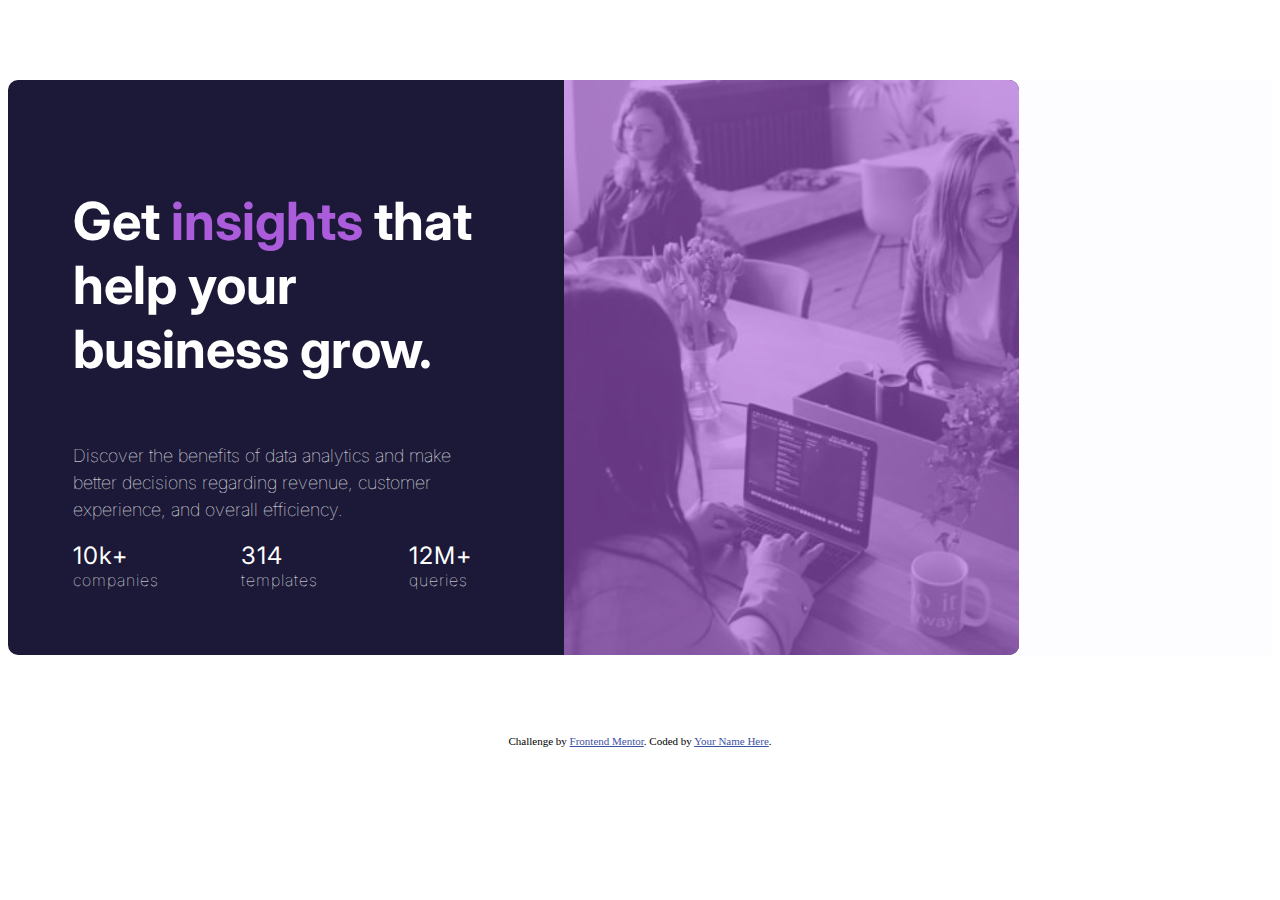
<file: index.html>
<!DOCTYPE html>
<html lang="en">

<head>
    <meta charset="UTF-8">
    <meta name="viewport" content="width=device-width, initial-scale=1.0">
    <!-- displays site properly based on user's device -->

    <link rel="icon" type="image/png" sizes="32x32" href="./images/favicon-32x32.png">
    <link rel="stylesheet" href="main.css">
    <title>Frontend Mentor | Stats preview card component</title>

    <!-- Feel free to remove these styles or customise in your own stylesheet 👍 -->
    <style>
        .attribution {
            font-size: 11px;
            text-align: center;
        }
        
        .attribution a {
            color: hsl(228, 45%, 44%);
        }
    </style>
</head>

<body>
    <div class="container">
        <div class="card">

            <div class="info">
                <div class="title">
                    <h2> Get
                        <div class="highlith">
                            insights
                        </div>
                        that help your business grow.
                    </h2>
                </div>
                <div class="content">
                    <p> Discover the benefits of data analytics and make better decisions regarding revenue, customer experience, and overall efficiency.</p>
                </div>
                <div class="boxes">
                    <div class="box box1">
                        <span>
                            <strong>
                                10k+
                            </strong>
                        </span>
                        <span>
                            companies
                        </span>
                    </div>
                    <div class="box box2">
                        <span>
                            <strong>
                                314
                            </strong>
                        </span>
                        <span>
                            templates
                        </span>
                    </div>
                    <div class="box box3">
                        <span>
                            <strong>
                                12M+
                            </strong>
                        </span>
                        <span>
                            queries
                        </span>
                    </div>
                </div>
            </div>
            <div class="image">
                <img src="images/image-header-desktop.jpg" alt="" srcset="">
            </div>
        </div>
    </div>






    <div class="attribution">
        Challenge by <a href="https://www.frontendmentor.io?ref=challenge" target="_blank">Frontend Mentor</a>. Coded by
        <a href="#">Your Name Here</a>.
    </div>
</body>

</html>
</file>
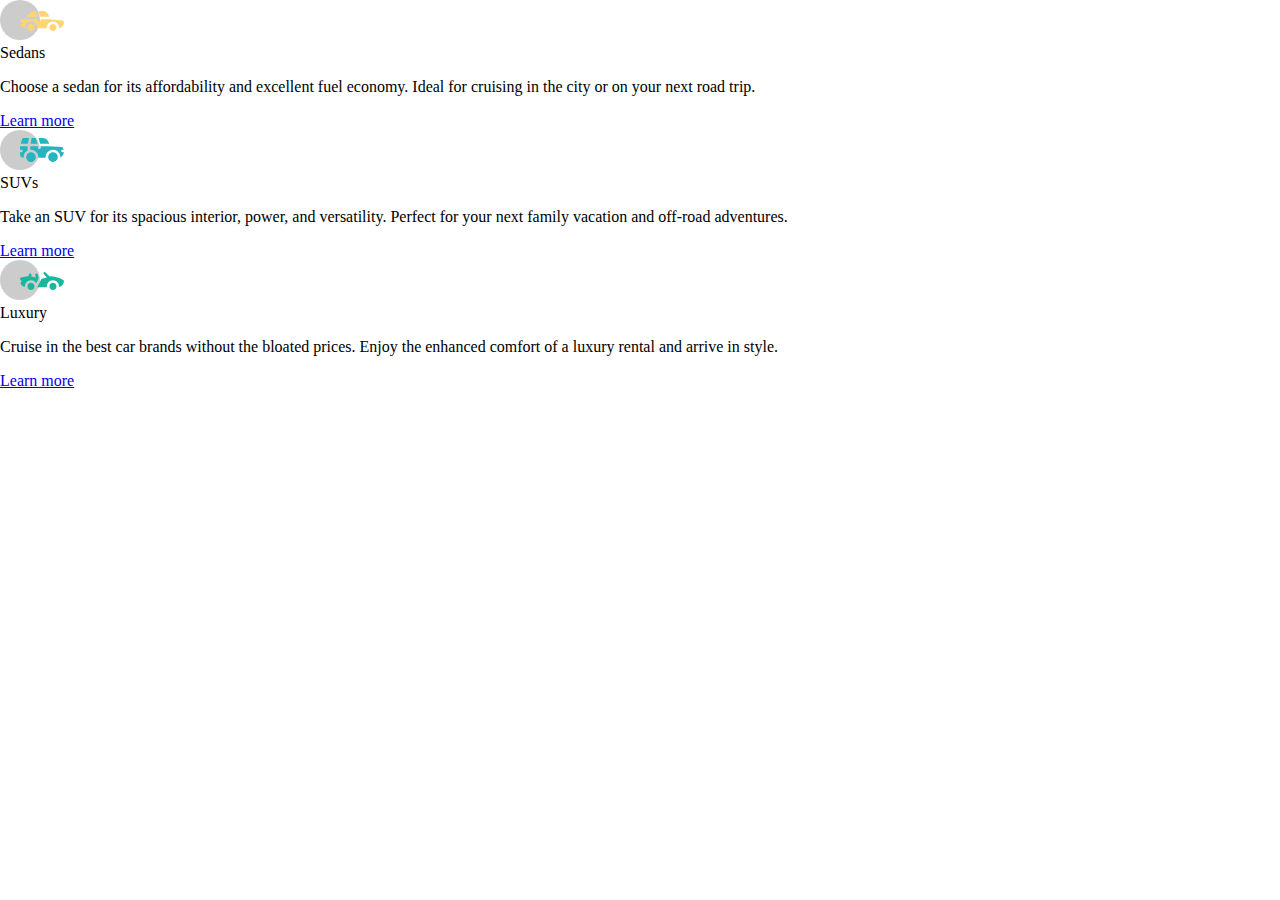
<file: 3-column-preview-card-component-main/index.html>
<!DOCTYPE html>
<html lang="en">
  <head>
    <meta charset="UTF-8" />
    <meta name="viewport" content="width=device-width, initial-scale=1.0" />
    <!-- displays site properly based on user's device -->

    <link
      rel="icon"
      type="image/png"
      sizes="32x32"
      href="./images/favicon-32x32.png"
    />
    <link rel="stylesheet" href="main.css" />

    <title>Frontend Mentor | 3-column preview card component</title>

    <!-- Feel free to remove these styles or customise in your own stylesheet 👍 -->
    <style>
      .attribution {
        font-size: 11px;
        text-align: center;
      }
      .attribution a {
        color: hsl(228, 45%, 44%);
      }
    </style>
  </head>
  <body>
    <main>
      <div class="cards">
        <div class="card">
          <div class="card-logo">
            <img src="./images/icon-sedans.svg" alt="sedans" />
          </div>
          <div class="card-title">Sedans</div>
          <div class="card-content">
            <p>
              Choose a sedan for its affordability and excellent fuel economy.
              Ideal for cruising in the city or on your next road trip.
            </p>
            <a href="#" class="button">Learn more</a>
          </div>
        </div>
        <div class="card">
          <div class="card-logo">
            <img src="./images/icon-suvs.svg" alt="suvs" />
          </div>
          <div class="card-title">SUVs</div>
          <div class="card-content">
            <p>
              Take an SUV for its spacious interior, power, and versatility.
              Perfect for your next family vacation and off-road adventures.
            </p>
            <a href="#" class="button">Learn more</a>
          </div>
        </div>
        <div class="card">
          <div class="card-logo">
            <img src="./images/icon-luxury.svg" alt="luxury" />
          </div>
          <div class="card-title">Luxury</div>
          <div class="card-content">
            <p>
              Cruise in the best car brands without the bloated prices. Enjoy
              the enhanced comfort of a luxury rental and arrive in style.
            </p>
            <a href="#" class="button">Learn more</a>
          </div>
        </div>
      </div>
    </main>
  </body>
</html>
</file>
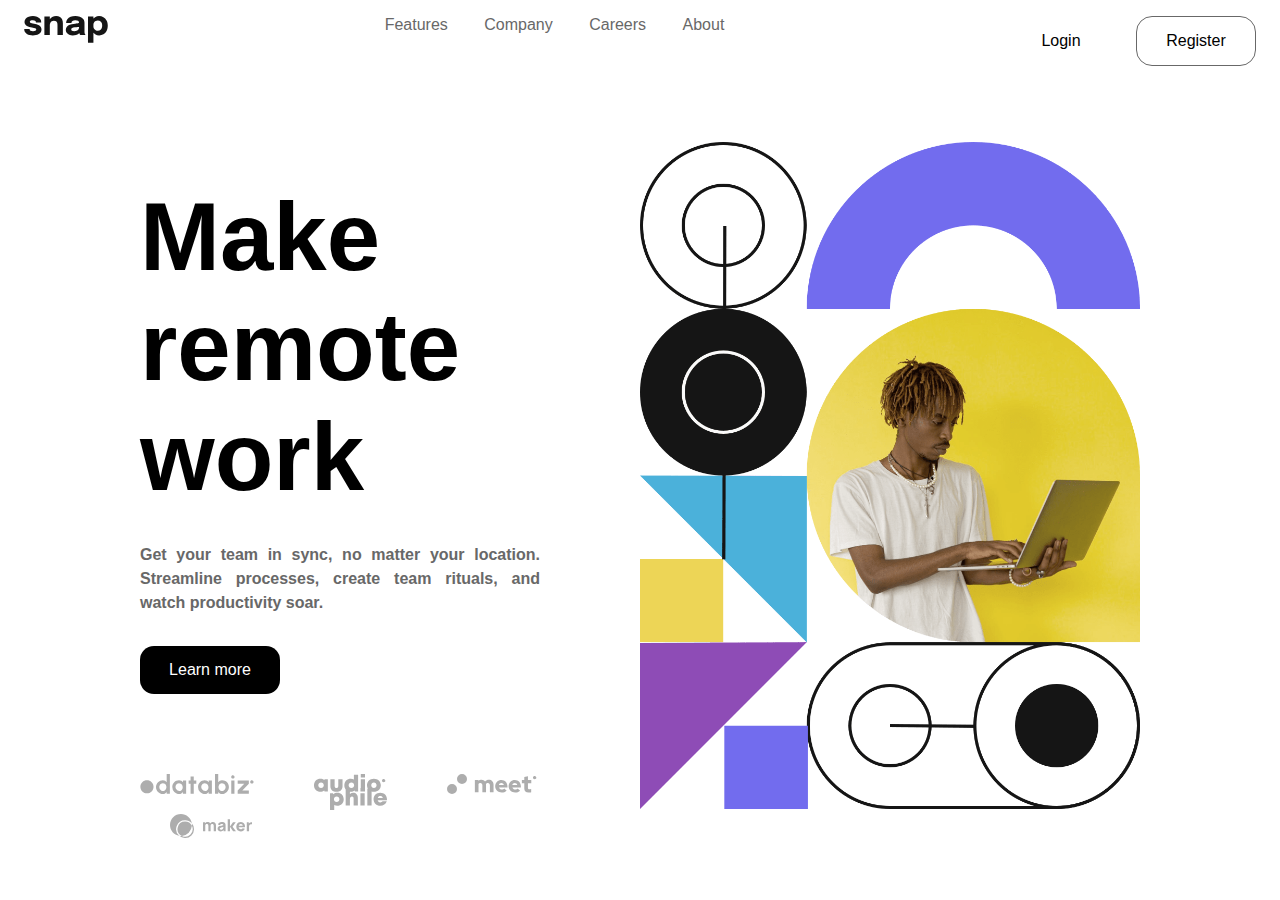
<file: intro-section-with-dropdown-navigation-figma/index.html>
<!DOCTYPE html>
<html lang="en">
<head>
  <meta charset="UTF-8">
  <meta name="viewport" content="width=device-width, initial-scale=1.0"> <!-- displays site properly based on user's device -->

  <link rel="icon" type="image/png" sizes="32x32" href="./images/favicon-32x32.png">
  
  <title>Frontend Mentor | Intro section with dropdown navigation</title>
  <link rel="stylesheet" href="./css/styles.css">
</head>
<body>
  <header>
    <div class="brand">
      <a href="#">
        <img src="./images/logo.svg" alt="Snap logo">
      </a>
    </div>
    <div class="menu">
      <nav>
        <ul>
          <li class="option submenu">
            <span>Features</span>
            <ul class="submenu features">
              <li>
                <div>
                  <img src="./images/icon-todo.svg" alt="Todo icon" class="icon">
                  <span>Todo List</span>
                </div>
              </li>
              <li>
                <div>
                  <img src="./images/icon-calendar.svg" alt="Calendar icon" class="icon">
                  <span>Calendar</span>
              </li>
              <li>
                <div>
                  <img src="./images/icon-reminders.svg" alt="Reminders icon" class="icon">
                  <span>Chat</span>
              </li>
              <li>
                <div>
                  <img src="./images/icon-planning.svg" alt="Planning icon" class="icon">
                  <span>Planning</span>
              </li>
            </ul>
          </li>
          <li class="option submenu">
            <span>Company</span>
            <ul class="submenu company">
              <li>
                <span>History</span>
              </li>
              <li>
                <span>Our Team</span>
              </li>
              <li>
                <span>Blog</span>
              </li>
            </ul>
          </li>
          <li class="option">
            <span>
              Careers
            </span>
          </li>
          <li class="option">
            <span>
              About
            </span>
          </li>
        </ul>
      </nav>
    </div>
    <div class="user">
      <div class="btn login">
        <a href="#">Login</a>
      </div>
      <div class="btn register">
        <a href="#">Register</a>
      </div>
    </div>
  </header>
  <main>
    <div class="container">
      <section class="review">
        <div class="hero-title">
          <h1>Make <br>remote work</h1>
        </div>
        <div class="description">
          <p>
            Get your team in sync, no matter your location. Streamline processes, 
            create team rituals, and watch productivity soar.
          </p>
        </div>
        <div class="btn more">
          <a href="#">Learn more</a>
        </div>
        <div class="partner-list">
          <div class="partner-item">
            <img src="./images/client-databiz.svg" alt="Databiz">
          </div>
          <div class="partner-item">
            <img src="./images/client-audiophile.svg" alt="Audiophile">
          </div>
          <div class="partner-item">
            <img src="./images/client-meet.svg" alt="Meet"> 
          </div>
          <div class="partner-item">
            <img src="./images/client-maker.svg" alt="Maker">
          </div>
        </div>
      </section>
      <section>
          <div class="hero-image">
            <img src="./images/image-hero-desktop.png" alt="" width="100%">
          </div>
      </section>
    </div>
  </main>
  <script>
    let optionSub = document.querySelectorAll('.option.submenu');
    Array.from(optionSub).forEach(function(option) {
      option.addEventListener('click', function(e) {
        e.stopPropagation();
        let submenu = option.querySelector('.submenu');
        submenu.classList.toggle('active');
      });
    });
  </script>
</body>
</html>
</file>
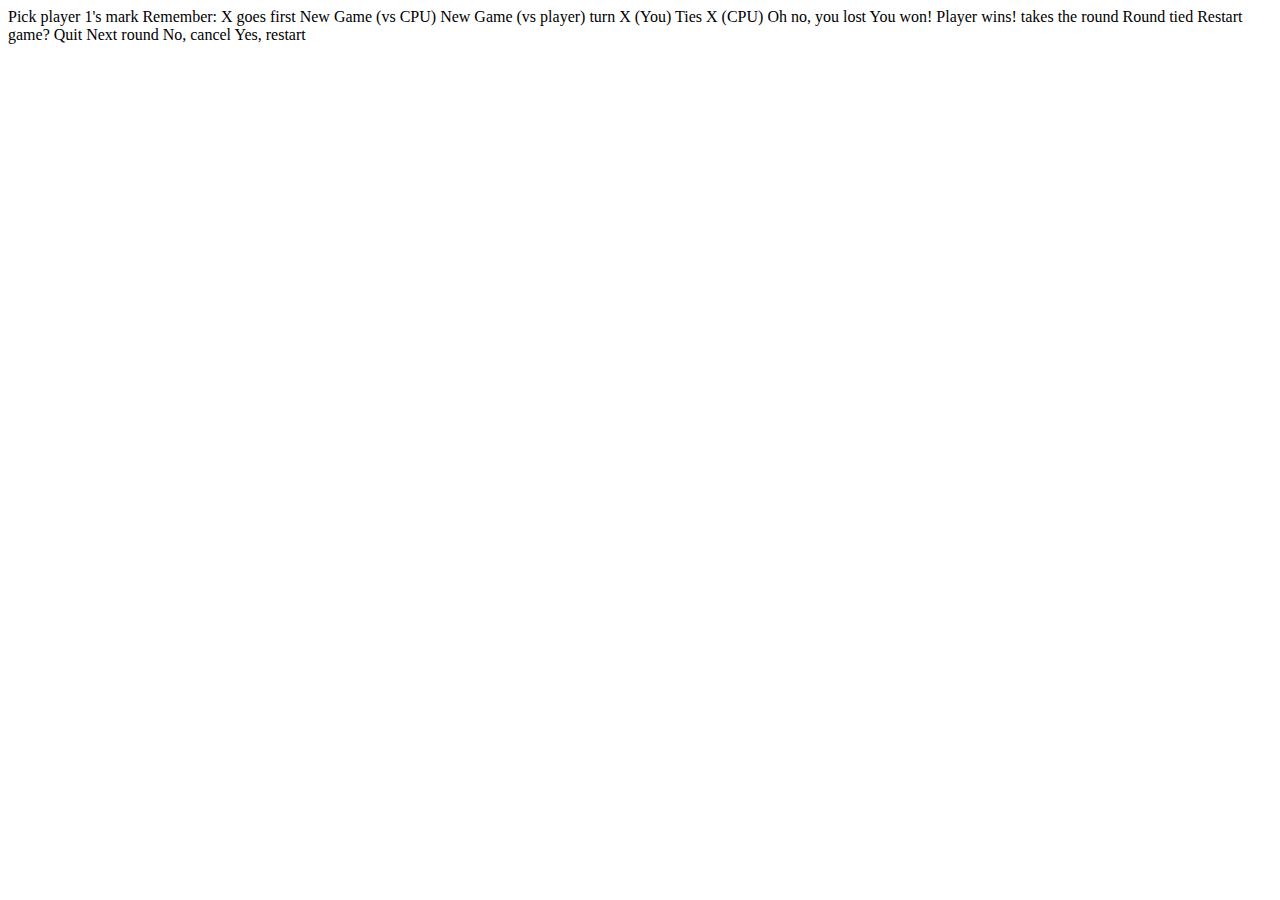
<file: tic-tac-toe/index.html>
<!DOCTYPE html>
<html lang="en">
<head>
  <meta charset="UTF-8">
  <meta name="viewport" content="width=device-width, initial-scale=1.0">

  <link rel="icon" type="image/png" sizes="32x32" href="./assets/favicon-32x32.png">
  
  <title>Frontend Mentor | Tic Tac Toe</title>
</head>
<body>

  <!-- New game menu start -->

  Pick player 1's mark
  Remember: X goes first

  New Game (vs CPU)
  New Game (vs player)

  <!-- New game menu end -->

  <!-- Game board start -->

  <!-- x/o icon --> turn

  X (You) <!-- Your score -->
  Ties <!-- Ties score -->
  X (CPU) <!-- CPU score -->

  Oh no, you lost
  You won!
  Player <!-- 1/2 --> wins!

  <!-- x/o icon --> takes the round
  Round tied
  Restart game?

  Quit
  Next round
  No, cancel
  Yes, restart

  <!-- Game board end -->

</body>
</html>
</file>
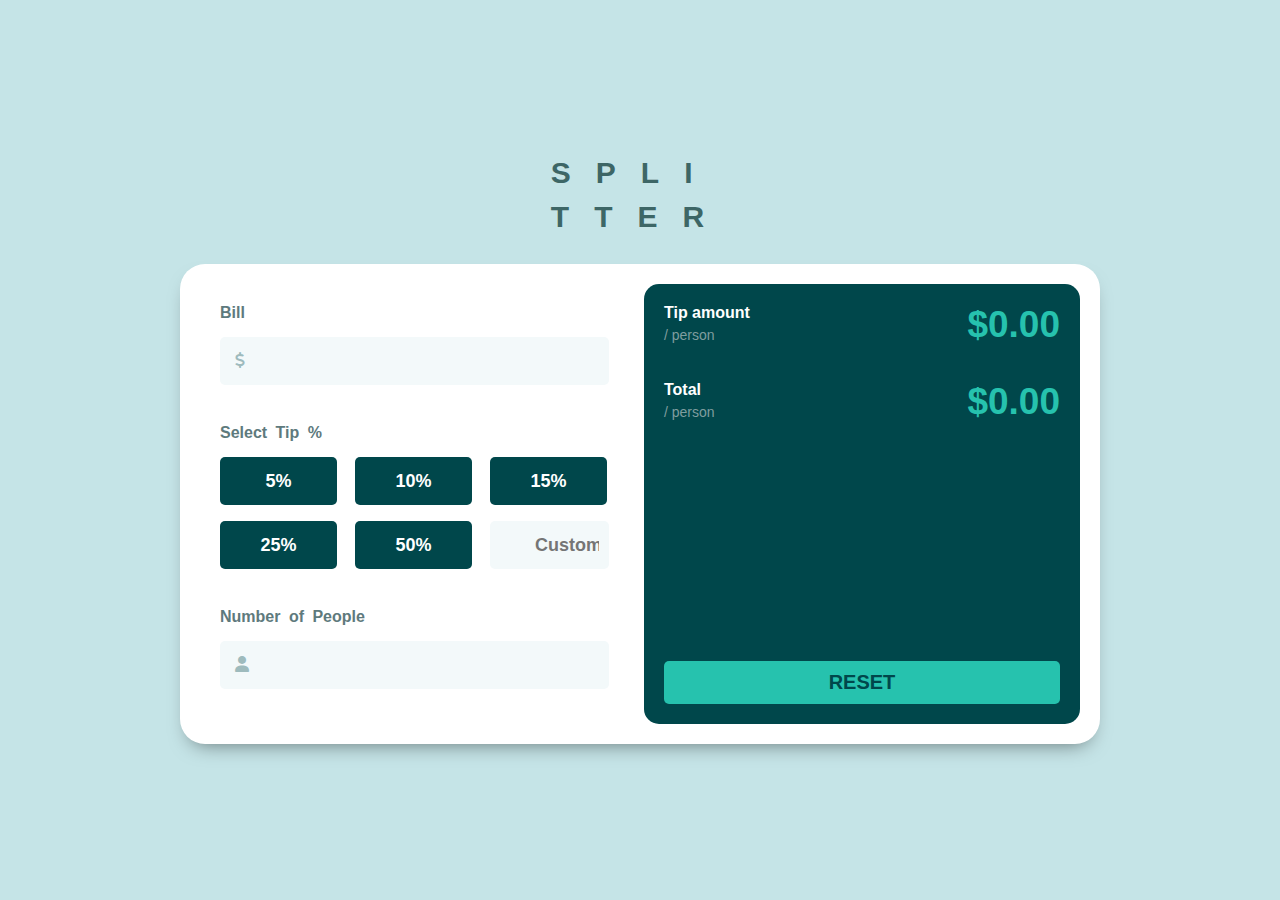
<file: tip-calculator-app-main/index.html>
<!DOCTYPE html>
<html lang="en">

<head>
    <meta charset="UTF-8">
    <meta name="viewport" content="width=device-width, initial-scale=1.0">
    <!-- displays site properly based on user's device -->

    <link rel="icon" type="image/png" sizes="32x32" href="./images/favicon-32x32.png">

    <title>Frontend Mentor | Tip calculator app</title>
    <link rel="stylesheet" href="main.css">
    <link rel="stylesheet" href="https://cdnjs.cloudflare.com/ajax/libs/font-awesome/6.0.0/css/all.min.css">
    <!-- Feel free to remove these styles or customise in your own stylesheet 👍 -->
</head>

<body>
    <main>
        <div class="heading"><span>SPLI</span><span>TTER</span></div>
        <div class="box container">
            <div class="area interaction">
                <div class="control">
                    <div class="labels">
                        <label for="">Bill</label>
                        <!-- <span>Can't be zero</span> -->
                    </div>
                    <div class="input-container">
                        <i class="fa-solid fa-dollar-sign"></i>
                        <input type="text" name="bill" id="bill" class="bill input">
                    </div>
                </div>
                <div class="control select">
                    <div class="labels">
                        <label for="">Select Tip %</label>
                    </div>
                    <div class="buttons">
                        <button type="button" value="5">5%</button>
                        <button type="button" value="10">10%</button>
                        <button type="button" value="15">15%</button>
                        <button type="button" value="25">25%</button>
                        <button type="button" value="50">50%</button>
                        <input type="text" name="" id="discount" placeholder="Custom" class="discount input">
                    </div>
                </div>
                <div class="control">
                    <div class="labels">
                        <label for="">Number of People</label>
                        <!-- <span>Can't be zero</span> -->
                    </div>
                    <div class="input-container">
                        <i class="fa-solid fa-user"></i>
                        <input type="text" name="people" id="people" class="people input">
                    </div>
                </div>
            </div>
            <div class="area result">
                <div class="grow">
                    <div class="amount">
                        <div class="title">
                            <span><strong>Tip amount</strong></span>
                            <span class="txt-light">/ person</span>
                        </div>
                        <div class="money" id="amount">
                            <span>$0.00</span>
                        </div>
                    </div>
                    <div class="total">
                        <div class="title">
                            <span><strong>Total</strong></span>
                            <span class="txt-light">/ person</span>
                        </div>
                        <div class="money" id="total">
                            <span>$0.00</span>
                        </div>
                    </div>
                </div>
                <div class="reset">
                    <button type="button" class="btn" id="reset">Reset</button>
                </div>
            </div>
        </div>
    </main>
    <script src="main.js"></script>
</body>

</html>
</file>
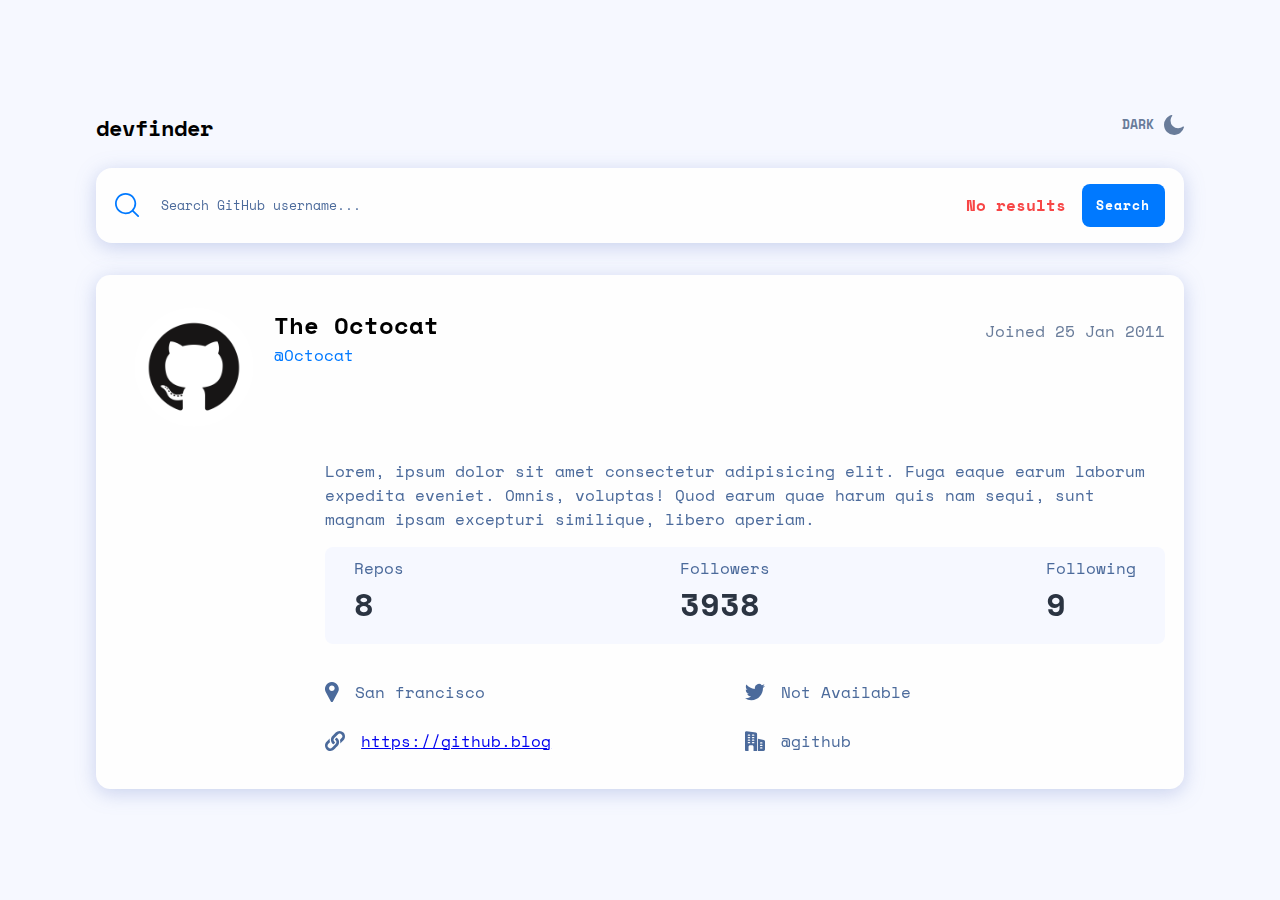
<file: github-user-search-app/starter-code/index.html>
<!DOCTYPE html>
<html lang="en" id="html">
  <head>
    <meta charset="UTF-8" />
    <meta name="viewport" content="width=device-width, initial-scale=1.0" />

    <link
      rel="icon"
      type="image/png"
      sizes="32x32"
      href="./assets/favicon-32x32.png"
    />
    <link rel="stylesheet" href="./css/main.css" />
    <link
      rel="stylesheet"
      href="https://cdnjs.cloudflare.com/ajax/libs/font-awesome/6.1.1/css/all.min.css"
    />
    <title>Frontend Mentor | GitHub user search app</title>
  </head>
  <body class="" id="body">
    <main class="" id="main">
      <div class="container" id="container">
        <div class="design" id="design">
          <div class="design__brand">devfinder</div>
          <div class="design__mode" id="mode">
            <span class="mode__text">Dark</span>
            <div class="icon-mode">
              <img src="./assets/icon-moon.svg" />
            </div>
          </div>
        </div>
        <div class="search" id="search">
          <img class="search__icon" src="./assets/icon-search.svg" />
          <input
            id="search__input"
            class="search__input"
            type="text"
            placeholder="Search GitHub username..."
          />
          <div class="search__notfound" id="search__notfound">
            <span>No results</span>
          </div>
          <button class="search__button" type="button" id="search__button">
            Search
          </button>
        </div>
        <div class="profile" id="profile">
          <div class="header">
            <div class="photo">
              <div class="photo__container photo__circle">
                <img src="./assets/GitHub-Mark.png" id="profile__img" />
              </div>
            </div>
            <div class="header__user">
              <div class="user">
                <h1 id="name">The Octocat</h1>
                <h3 class="username" id="username">@octocat</h3>
              </div>
              <span class="header__joined" id="joined">Joined 25 Jan 2011</span>
            </div>
          </div>
          <div class="details">
            <p class="details__bio" id="biography">
              Lorem, ipsum dolor sit amet consectetur adipisicing elit. Fuga
              eaque earum laborum expedita eveniet. Omnis, voluptas! Quod earum
              quae harum quis nam sequi, sunt magnam ipsam excepturi similique,
              libero aperiam.
            </p>
            <div class="details__column">
              <div class="column">
                <span>Repos</span>
                <span id="repository">8</span>
              </div>
              <div class="column">
                <span>Followers</span>
                <span id="followers">3938</span>
              </div>
              <div class="column">
                <span>Following</span>
                <span id="following">9</span>
              </div>
            </div>
            <div class="details__business">
              <div class="business location">
                <div class="icon">
                  <img src="./assets/icon-location.svg" alt="" />
                </div>
                <span id="location">San francisco</span>
              </div>
              <div class="business twitter">
                <div class="icon">
                  <img src="./assets/icon-twitter.svg" alt="" />
                </div>
                <span id="twitter">Not Available</span>
              </div>
              <div class="business blog">
                <div class="icon">
                  <img src="./assets/icon-website.svg" alt="" />
                </div>
                <span
                  ><a href="https://github.blog" id="website"
                    >https://github.blog</a
                  ></span
                >
              </div>
              <div class="business company">
                <div class="icon">
                  <img src="./assets/icon-company.svg" />
                </div>
                <span id="company">@github</span>
              </div>
            </div>
          </div>
        </div>
      </div>
    </main>
    <script src="./js/main.js" type="text/javascript"></script>
  </body>
</html>
</file>
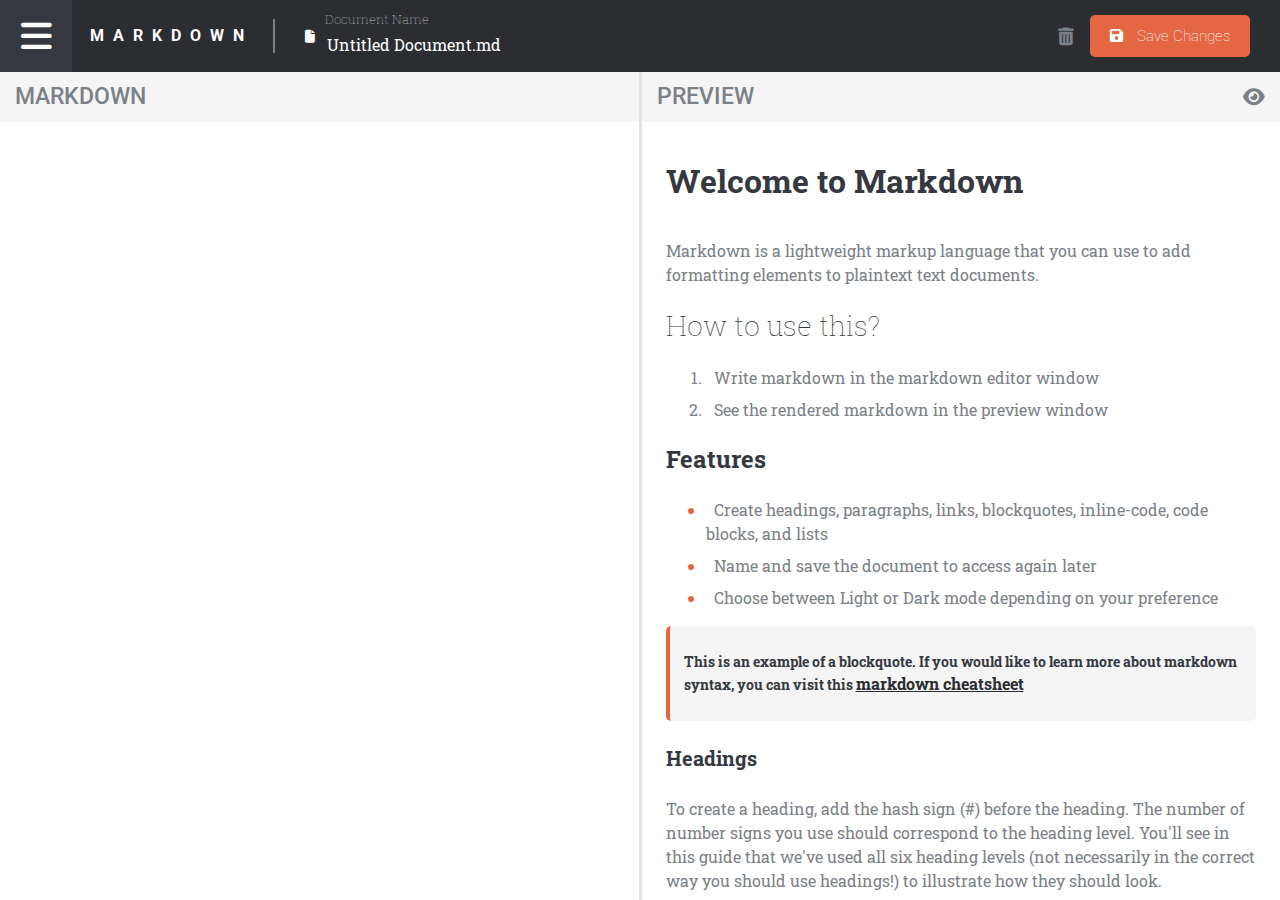
<file: in-browser-markdown-editor/src/index.html>
<!DOCTYPE html>
<html lang="en">
  <head>
    <meta charset="UTF-8" />
    <meta name="viewport" content="width=device-width, initial-scale=1.0" />

    <link
      rel="icon"
      type="image/png"
      sizes="32x32"
      href="./assets/favicon-32x32.png"
    />
    <link
      rel="stylesheet"
      href="https://cdnjs.cloudflare.com/ajax/libs/font-awesome/6.1.1/css/all.min.css"
    />
    <link rel="stylesheet" href="./css/normalize.css" />
    <link rel="stylesheet" href="./css/main.css" />
    <title>Frontend Mentor | In-browser markdown editor</title>
  </head>
  <body>
    <!-- Sidebar start -->
    <div id="layout" class="sidenav-close">
      <aside class="sidenav sidenav-close" id="sidenav">
        <div class="sidenav--title">
          <p>My Documents</p>
        </div>
        <div class="sidenav--body">
          <div class="new--document">
            <button type="button" class="button button-new--doc">
              <i class="fa-solid fa-plus"></i>
              <span>New Document</span>
            </button>
          </div>
          <div class="list--documents">
            <div class="documents--file">
              <div class="document--icon">
                <i class="fa-solid fa-file"></i>
              </div>
              <div class="document-content">
                <div class="date--update">10 April 2022</div>
                <div class="documnent--link">welcome.md</div>
              </div>
            </div>
            <div class="documents--file">
              <div class="document--icon">
                <i class="fa-solid fa-file"></i>
              </div>
              <div class="document-content">
                <div class="date--update">10 April 2022</div>
                <div class="documnent--link">welcome.md</div>
              </div>
            </div>
            <div class="documents--file">
              <div class="document--icon">
                <i class="fa-solid fa-file"></i>
              </div>
              <div class="document-content">
                <div class="date--update">10 April 2022</div>
                <div class="documnent--link">welcome.md</div>
              </div>
            </div>
          </div>
        </div>
        <div class="sidenav--footer">
          <div class="mode">
            <div class="light-mode">
              <i class="fa-solid fa-moon"></i>
            </div>
            <label class="switch">
              <input type="checkbox" checked />
              <span class="slider round"></span>
            </label>
            <div class="dark-mode">
              <i class="fa-solid fa-sun"></i>
            </div>
          </div>
        </div>
      </aside>
      <!-- Sidebar end -->

      <!-- Header start -->
      <header class="header">
        <nav class="navbar navbar-light fixed-top">
          <div class="edit-doc">
            <a href="#" class="menu--hamburger close" id="menu">
              <i class="fa-solid fa-bars"></i>
            </a>
            <div class="title">MARKDOWN</div>
            <div class="document--name">
              <span><i class="fa-solid fa-file"></i></span>
              <div>
                <span>Document Name</span>
                <div>
                  <input type="text" name="name-doc" id="name-doc" value="Untitled Document.md">
                </div>
              </div>
            </div>
          </div>
          <div class="edit-area">
            <div class="delete--file" id="delete-file">
              <i class="fa-solid fa-trash-can"></i>
            </div>
            <div class="btn-save-changes">
              <button type="button" class="button">
                <i class="fa-solid fa-floppy-disk"></i>
                <span> Save Changes </span>
              </button>
            </div>
            <div class="modal modal-delete-file" id="modal-delete-file">
              <div class="modal-content">
                <div class="modal-body">
                  <h2 class="modal-title">Delete this document?</h2>
                  <p class="paragraph">Are you sure you want to delete the ‘welcome.md’ document and its contents?<br>This action cannot be reversed.</p>
                  <button class="button">Confirm & Delete</button> 
                </div>
              </div>
            </div>
          </div>
        </nav>
      </header>

      <!-- Header end -->

      <!-- Main start -->
      <main class="main">
        <section class="section--editor" id="editor">
          <header class="header--title editor-header">
            <h5 class="editor--title">Markdown</h5>
            <div class="hide-editor editor-open" id="btn-editor">
              <i class="fa-solid fa-eye"></i>
            </div>
          </header>
          <div class="document">
            <textarea name="" id="" cols="30"> </textarea>
          </div>
        </section>
        <section class="section--editor" id="preview--editor">
          <header class="header--title preview">
            <h5 class="editor--title">Preview</h5>
            <div class="hide-editor preview-open" id="btn-preview">
              <i class="fa-solid fa-eye"></i>
            </div>
          </header>
          <div class="document doc--preview" id="preview">
            <h1 class="pre h1">Welcome to Markdown</h1>
            <br />
            <p class="pre paragraph">
              Markdown is a lightweight markup language that you can use to add
              formatting elements to plaintext text documents.
            </p>
            <h2 class="pre h2"">How to use this?</h2>
            <ol class="pre list-number">
              <li>
                <span>
                  Write markdown in the markdown editor window
                </span>
              </li>
              <li>
                <span>
                  See the rendered markdown in the preview window
                </span>
              </li>
            </ol>
            <h3 class="pre h3">Features</h3>
            <ul class="pre list-point">
              <li>
                <span>
                  Create headings, paragraphs, links, blockquotes, inline-code,
                  code blocks, and lists
                </span>
              </li>
              <li>
                <span>
                  Name and save the document to access again later
                </span>
              </li>
              <li>
                <span>
                  Choose between Light or Dark mode depending on your preference
                </span>
              </li>
            </ul>
            <blockquote class="pre blockquote">
              This is an example of a blockquote. If you would like to learn
              more about markdown syntax, you can visit this <a class="pre link" href="#">
                markdown cheatsheet
              </a>
            </blockquote>
            <h4 class="pre h4">Headings</h4>
            <p class="pre paragraph">
              To create a heading, add the hash sign (#) before the heading. The
              number of number signs you use should correspond to the heading
              level. You'll see in this guide that we've used all six heading
              levels (not necessarily in the correct way you should use
              headings!) to illustrate how they should look.
            </p>
            <h5 class="pre h5">Lists</h5>
            <h6 class="pre h6">Code Blocks</h6>
            <p class="pre paragraph">This markdown editor allows for inline-code snippets, like this: <code class="code-simple">&lt;p&gt;I&apos;m inline&lt;/p&gt;</code>It also allows for larger code blocks like this:</p>
            <figure>
              <pre class="pre code-block" aria-label="Code">
                <code>
  &lt;main&gt;
    &lt;h1&gt;This is a larger code block&lt;/h1&gt;
  &lt;/main&gt;
                </code>
              </pre>
            </figure>
          </div>
        </section>
      </main>
    </div>
    <!-- Main end -->
    <script src="js/main.js"></script>
  </body>
</html>
</file>
<file: main.css>
@import url('https://fonts.googleapis.com/css2?family=Inter:wght@100;500&display=swap');
    .container {
        box-sizing: border-box;
        margin: 5em auto;
        background-color: #fdfdff;
        color: #fff;
    }
    
    img {
        display: block;
        opacity: 0.4;
    }
    
    .highlith {
        color: #AB5CDB;
        display: inline;
    }
    
    .container .card {
        display: flex;
        background-color: #1B1937;
        border-radius: 10px;
        box-sizing: border-box;
        width: 80%;
    }
    
    .card .info {
        width: 55%;
    }
    
    .container div .image {
        flex: 1;
        background: linear-gradient(50deg, #AB5CDB, #AB5CDB);
        border-radius: 0 10px 10px 0;
    }
    
    div .image img {
        height: 100%;
        width: 100%;
        border-radius: 0 10px 10px 0;
        object-fit: cover;
        object-position: center;
    }
    
    .info {
        font-family: Inter, Arial, Helvetica, sans-serif;
        box-sizing: border-box;
        display: flex;
        flex-direction: column;
        padding: 65px;
    }
    
    .info .title {
        font-size: 35px;
    }
    
    .info .content p {
        font-weight: lighter;
        line-height: 1.5;
        font-size: 18px;
    }
    
    .info .boxes {
        display: flex;
        justify-content: space-between;
        flex-wrap: wrap;
    }
    
    .box {
        width: 90px;
    }
    
    .box span {
        display: block;
        font-family: Inter, Arial, Helvetica, sans-serif;
        letter-spacing: 1px;
        font-weight: lighter;
    }
    
    .box span strong {
        font-size: 1.5em;
    }
    /* Mobile Styles */
    
    @media only screen and (max-width: 720px) {
        .container .card {
            flex-direction: column-reverse;
        }
        .card .info {
            width: 100%;
        }
        .container div .image,
        div .image img {
            border-radius: 10px 10px 0 0;
        }
        .title h2 {
            font-size: .9em;
            text-align: center;
        }
        .content {
            text-align: center;
        }
        .info .boxes {
            flex-direction: column;
            justify-content: center;
            align-items: center;
            align-content: center;
            text-align: left;
        }
        .box {
            margin-bottom: 30px;
        }
        .box:last-child {
            margin-bottom: 0;
        }
        .box1,
        .box2,
        .box3 {
            flex: 1;
        }
        .info {
            padding: 20px;
        }
    }
</file>
<file: 3-column-preview-card-component-main/main.css>
@import url('https://fonts.googleapis.com/css2?family=Big+Shoulders+Display:wght@400;500;600;700&family=Lexend:wght@100;200;300;400;500;600;700;800;900&display=swap');

body, html{
    box-sizing: border-box;
    padding:0;
    margin:0;
}
</file>
<file: intro-section-with-dropdown-navigation-figma/css/styles.css>
html,
body {
  margin: 0;
  padding: 0;
  box-sizing: border-box;
  font-family: Arial, Helvetica, sans-serif;
  background-color: white;
}
header {
  display: flex;
  justify-content: space-between;
  position: relative;
  padding: 1em 1.5em;
  background-color: transparent;
}
ul {
  list-style: none;
  padding: 0;
  margin: 0;
}
/* Menu */
nav ul li {
  display: inline-block;
  position: relative;
}
ul li.option {
  margin: 0 1em;
  color: #686868;
  cursor: default;
}
ul li.option:hover {
  color: #000;
}
ul.submenu {
  display: none;
}
/* User */
.user {
  display: flex;
  align-items: center;
}
.user .btn {
  padding: 15px 20px;
  box-sizing: border-box;
  width: 120px;
  text-align: center;
  border: 1.5px solid #686868;
  border-radius: 16px;
  cursor: pointer;
}
.user .btn:first-child {
  margin-right: 15px;
  border: none;
}
.user .btn:hover {
  color: #000;
  border-color: #000;
  font-weight: bold;
}
.user .btn a {
  text-decoration: none;
  color: inherit;
}
.user .btn a:hover {
  color: #000;
}
/* submenu */
ul.submenu {
  box-sizing: border-box;
  position: absolute;
  top: 30px;
  background-color: white;
  border-radius: 14px;
  padding: 10px 15px;
  -webkit-box-shadow: -1px 8px 72px -19px rgba(130, 130, 130, 1);
  -moz-box-shadow: -1px 8px 72px -19px rgba(130, 130, 130, 1);
  box-shadow: -1px 8px 72px -19px rgba(130, 130, 130, 1);
}
li ul.submenu.active{
    display: block;
}
ul.submenu.features {
  left: -130px;
}
ul.submenu li {
  display: flex;
  flex-direction: column;
  margin: 0;
  padding: 0;
  width: 110px;
  padding: 10px 13px;
}
.submenu li div{
    display: flex;
    justify-content: flex-start;
    align-items: center;
    text-align: center;
}
.icon{
    margin-right: 10px;
}
.submenu li:hover{
    color: #000;
}
/* MAIN */
main .container{
    padding: 0 140px;
    padding-top: 60px;
    display: flex;
}
.container section{
    max-height: 600px;
    width: 100%;
    padding-bottom: 10px;
}
.review{
    width: 100%;
    display: flex;
    flex-direction: column;
}
.review .hero-title{
    font-size: 3em;
    font-weight: bold;
    padding-top: 40px;
    margin-bottom: 15px;
}
.hero-title h1{
    margin: 0;
}
.review .description{
    box-sizing: border-box;
    font-size: 1em;
    line-height: 1.5em;
    margin-bottom: 15px;
    width: 400px;
    text-align: justify;
    color: #686868;
    font-weight: 600;
}
/* BUTTON MORE */
.btn.more{
    background-color: #000;
    width: 100px;
    padding-left: 20px;
    padding-right: 20px;
    padding-top: 15px;
    padding-bottom: 15px;
    border-radius: 14px;
    text-align: center;
}   
.btn.more a{
    color: #fff;
    text-decoration: none;
}
/* PARTNER LIST */
.partner-list{
    display: flex;
    flex-wrap: wrap;
    justify-content: flex-start;
    padding-top: 80px;
}
.partner-list .partner-item{
    margin-left: 30px;
    margin-right: 30px;
}
.partner-list .partner-item:first-child{
    margin-left: 0;
}
/* IMAGE */
/* .hero-image{
    background-image: url('../images/image-hero-desktop.png');
    width: 100%;
    height: 700px;
    background-size: cover;
    background-repeat: no-repeat;
} */
</file>
<file: tip-calculator-app-main/main.css>
body {
    padding: 0;
    margin:0;
    font-family: Arial, Helvetica, sans-serif;
    font-size: 16px;
    background-color: #C5E4E7;
}

main {
    height: 100vh;
    display: flex;
    flex-direction: column;
    justify-content: center;
    align-items: center;
}
/* BOX container*/
.box{
    width: 920px;
    background-color: white;
    padding: 20px;
    box-sizing: border-box;
    border-radius: 25px;
    position: relative;
    box-shadow: 0px 10px 20px -10px rgba(0, 0, 0, 0.5);
    display: flex;
    height: 480px;
    justify-content: space-between;
}
.box .area{
    height: 100%;
    width: 100%;
}
.area.result{
    background-color: #00474B;
    height: 100%;
    padding: 20px;
    box-sizing: border-box;
    border-radius: 15px;
    color: white;
    display: flex;
    flex-direction: column;
}
.grow{
    flex: 1;
}
/* RESULT AREA */
.grow > div{
    display: flex;
    justify-content: space-between;
    margin-bottom: 35px;
}
.money{
    font-size: 37px;
    font-weight: bold;
    color: #26c2ae;
}
.grow > div .title{
    font-size: 16;
    width: 95px ;
    font-family: Helvetica, sans-serif;
}
.title span{
    display: block;
}
.title  span:first-child{
    margin-bottom: 5px;
}
.title .txt-light{
    font-size: 14px;
    color: #7F9D9F;
}
.reset .btn{
    border: none;
    width: 100%;
    padding: 10px;
    border-radius: 5px;
    font-size: 20px;
    font-weight: bold;
    text-transform: uppercase;
    background-color: #26c2ae;
    color: #00474B;
    cursor: pointer;
    transition: all ease-in-out .5s;
}
.reset .btn:hover{
    background-color: #9FE8DF;
}
/* Area iteractiva */
.area.interaction{
    /* background-color: aqua; */
    box-sizing: border-box;
    border-radius: 15px;
    display: flex;
    flex-direction: column;
    padding: 20px;
    padding-right: 35px;
    justify-content: space-between;
}
.interaction .control{
    margin-bottom: 15px;
}
.interaction .control > *{
    display: block;
}
.control label{
    font-size: 16px;
    color: #5E7A7D;
    font-weight: 700;
    word-spacing: 4px;
    margin-bottom: 5px;
}
.control input[type=text].input{
    width: 100%;
    background-color: #F3F9FA;
    border: none;
    outline: none;
    height: 48px;
    border-radius: 5px;
    color: #00474B;
    font-weight: bold;
    padding: 10px;
    padding-left: 45px;
    box-sizing: border-box;
    font-size: 18px;
    text-align: right;
}
/* select option */
.select .buttons{
    display: grid;
    grid-template-columns: repeat(3, 1fr);
    gap: 1em;
}
.buttons button{
    border: none;
    background-color: #00474B;
    color: white;
    font-size: 18px;
    font-weight: bold;
    width: 117px;
    border-radius: 5px;
    height: 48px;
    cursor: pointer;
}
.buttons button:hover{
    background-color: #9FE8DF;
    color: #00474B;
}
.buttons button.active{
    background-color: #26C2AE;
    color: #00474B;
}
.buttons input[type=text]{
    border: none;
    width: 117px;
    border-radius: 5px;
    padding: 10px 15px;
    box-sizing: border-box;
    text-align: right;
    font-size: 18px;
    font-weight: bold;
    color: #547878;
    background-color: #F3F9FA;
}
.control input[type=text]:focus{
    outline: 3px solid #26C2AE;
}
.buttons input[type=text]:focus{
    outline: 3px solid #26c2ae;
    color: #00474B;
}
.input-container i{
    padding-top: 15px;
    padding-left: 15px;
    position: absolute;
    color: #9EBBBD;
}
.heading{
    margin-bottom: 20px;
    font-size: 30px;
    font-weight: bold;
    color: #3D6666;
    letter-spacing: 1.5ch;
}
.heading span{
    display: block;
    margin-bottom: 10px;
}
.labels{
    margin-bottom:10px
}
.error > .input-container input[type=text]{
outline: 3px solid #E17052;
}
.error > .labels span{
    color: #E17052;
}
.interaction .control .labels{
    display: flex;
    justify-content: space-between;
    font-weight: 700;
    /* letter-spacing: 2px; */
}
/* RESPONSIVE */
@media screen and (max-width:1000px) {
    .box{
        flex-direction: column;
        height:750px;
        width:400px;
    }
    .control{
        margin-bottom:10px;
    }
    .select .buttons {
        grid-template-columns: repeat(2, 1fr);
    }
    .buttons button , .buttons input[type=text]{
        width: 100%;
    }
}
</file>
<file: github-user-search-app/starter-code/css/main.css>
@import url("https://fonts.googleapis.com/css2?family=Big+Shoulders+Display:wght@400;500;600;700&family=Lexend+Deca:wght@100;200;300;400;500;600;700&family=Space+Mono:wght@400;700&display=swap");

:root {
  --light-blue: #0079ff;
  --light-gray: #697c9a;
  --light-bluedark: #4b649b;
  --light-bg: #f6f8ff;
  --light-gummetal: #2b3442;
  --light-white: #fefefe;
  --dark-blue: #0079ff;
  --dark-white: #ffffff;
  --dark-bg: #141d2f;
  --dark-bg-second: #1e2a47;
}

*,
*::after,
*::before {
  box-sizing: border-box;
}

body,
html {
  font-family: "Space Mono", sans-serif;
  font-family: 16px;
  padding: 0;
  margin: 0;
  background-color: var(--light-bg);
  height: 100vh;
}
main {
  display: flex;
  align-items: center;
  justify-content: center;
  align-content: center;
  height: 100vh;
  width: 100%;
}
.container {
  margin: 0 6rem;
}
.design {
  width: 100%;
  display: flex;
  justify-content: space-between;
  align-items: center;
  margin-bottom: 1.5rem;
  font-size: 1.4rem;
  font-weight: bold;
  box-sizing: border-box;
}
.design .design__mode {
  text-transform: uppercase;
  color: var(--light-gray);
  font-size: 0.8rem;
  cursor: default;
  display: flex;
  justify-content: space-between;
  transition: all 0.5s;
}
.design__mode .mode__text {
  display: inline-block;
  margin-right: 0.6rem;
}
.design .design__mode:hover {
  filter: invert(0%) sepia(5%) saturate(18%) hue-rotate(343deg) brightness(60%)
    contrast(200%);
}
.search {
  width: 100%;
  display: flex;
  align-items: center;
  align-content: center;
  background-color: var(--light-white);
  padding: 1rem 1.2rem;
  border-radius: 1rem;
  filter: drop-shadow(0px 4px 10px rgba(70, 96, 187, 0.26));
  margin-bottom: 2rem;
}
.search .search__input {
  flex: 1;
  border: none;
  padding: 0.2rem 2rem 0.2rem 0.3rem;
  margin: 0 1rem 0 0;
  font-family: "Space Mono", sans-serif;
  color: var(--dark-bg);
  outline: none;
  background-color: transparent;
}
.search input[type="text"]::placeholder {
  color: #4b6a9b;
  opacity: 1;
}
.search .search__icon {
  margin-right: 1rem;
}
.search .search__notfound {
  margin-right: 1rem;
  color: #f74646;
  font-weight: 700;
  opacity: 1;
  display: none;
}
.search .search__button {
  background-color: var(--light-blue);
  border: none;
  color: var(--dark-white);
  font-family: 1rem;
  font-weight: bold;
  font-family: "Space Mono", sans-serif;
  border-radius: 0.5rem;
  padding: 0.7rem 0.9rem;
  text-transform: capitalize;
  letter-spacing: 1px;
}

.search .search__button:hover {
  background-color: #60abff;
  transition: ease-in-out 0.2s;
}
/* INFO STYLE */
.profile {
  display: flex;
  flex-flow: column nowrap;
  background-color: var(--light-white);
  filter: drop-shadow(0px 4px 10px rgba(70, 96, 187, 0.26));
  border-radius: 0.9rem;
  padding: 1rem 1.2rem;
}
.profile .photo {
  padding: 1rem 1.2rem;
}
.profile .photo .photo__container {
  border-radius: 50%;
  width: 120px;
  height: 120px;
  text-align: center;
}
.photo__container img {
  object-fit: cover;
  object-position: center;
  width: 100%;
  border-radius: 50%;
}
.header {
  display: flex;
}
.header .header__user {
  padding-top: 1em;
  flex: 1;
  display: flex;
  flex-flow: row wrap;
  justify-content: space-between;
  text-transform: capitalize;
}
.header__user h1 {
  margin: 0;
  font-size: 1.5rem;
}
.header__user .username {
  color: var(--light-blue);
  margin: 0;
  font-size: 1rem;
  font-weight: 200;
}
.header .header__joined {
  padding-top: 0.8rem;
  color: var(--light-gray);
}
.details {
  margin-left: 20%;
}
.details .details__bio {
  color: #4b6a9b;
}
.details .details__column {
  display: flex;
  justify-content: space-between;
  background-color: var(--light-bg);
  border-radius: 0.5rem;
  padding: 0.5rem 0.8rem;
  margin-bottom: 2rem;
}
.details__column .column {
  padding: 0.1rem 1rem 0.5rem 1rem;
}
.column span:first-child {
  display: block;
  color: #4b6a9b;
}
.column span:last-child {
  font-size: 2rem;
  font-weight: 700;
  color: var(--light-gummetal);
}
.details__business {
  display: flex;
  flex-flow: row wrap;
  align-items: center;
}
.details__business .business {
  flex: 1 1 50%;
  text-align: left;
  display: flex;
  align-items: center;
  margin-bottom: 1rem;
  color: #4b6a9b;
}
.business .icon {
  margin-right: 1rem;
  padding-top: 0.4rem;
}

/* DARKMODE */
body.darkmode,
html.darkmode {
  background-color: var(--dark-bg);
}
.container.darkmode .design {
  color: var(--dark-white);
}
.design.darkmode .design__mode {
  color: var(--dark-white);
}

.design.darkmode .design__mode .icon img {
  filter: invert(100%) sepia(100%) saturate(0%) hue-rotate(288deg)
    brightness(202%) contrast(250%);
}
.search.darkmode {
  background-color: var(--dark-bg-second);
}
.search.darkmode input[type="text"]::placeholder,
.search.darkmode input[type="text"] {
  color: var(--dark-white);
}
.profile.darkmode {
  background-color: var(--dark-bg-second);
}
.profile.darkmode span,
.profile.darkmode h1,
.profile.darkmode p,
.profile.darkmode a {
  color: var(--dark-white);
}
.profile.darkmode .details__column {
  background-color: var(--dark-bg);
}
main.darkmode .icon img {
  filter: invert(100%) sepia(100%) saturate(0%) hue-rotate(288deg)
    brightness(202%) contrast(250%);
}
/* TODO: Arreglar colores de los iconos */
main.darkmode .design__mode:hover {
  filter: invert(75%) sepia(12%) saturate(7464%) hue-rotate(191deg)
    brightness(195%) contrast(250%);
}

@media screen and (max-width: 768px) {
  html {
    font-size: 15px;
  }
  .details {
    margin-left: 0.5em;
  }
}
@media screen and (max-width: 475px) {
  html {
    font-size: 11px;
  }
  .details__business {
    flex-direction: column;
    align-items: flex-start;
  }
  .search .search__input {
    padding: 0;
    flex: 1 1 50px;
  }
}
</file>
<file: in-browser-markdown-editor/src/css/main.css>
@import url("https://fonts.googleapis.com/css2?family=Roboto+Mono&family=Roboto+Slab:wght@300;400;700;800;900&family=Roboto:wght@300;400&display=swap");

:root {
  --bg-orange: #e46643;
  --bg-orange-hover: #f39765;
  --bg-black: #151619;
  --cl-black-lv1: #1d1f22;
  --cl-black-lv2: #2b2d31;
  --cl-black-lv3: #35393f;
  --bg-darkgray: #5a6069;
  --cl-darkgray-lv1: #7c8187;
  --cl-darkgray-lv2: #c1c4cb;
  --cl-darkgray-lv3: #e4e4e4;
  --cl-gray: #e4e4e4;
  --cl-gray-lv2: #f5f5f5;
  --cl-white: #fff;
}
body {
  background-color: #fff;
  padding: 0;
  margin: 0;
}
.preview {
  /* font-family: 'Roboto', sans-serif; */
  font-family: "Roboto Slab", serif;
  font-size: 24px;
}
.preview .h1 {
  font-size: 32px;
  font-weight: bold;
}
.preview .h2 {
  font-size: 28px;
  font-weight: lighter;
}
.preview .h3 {
  font-weight: bold;
}
.preview .h4 {
  font-size: 20px;
  font-weight: bold;
}
.preview .h5 {
  font-size: 16px;
  font-weight: bold;
}
.preview .h6 {
  color: var(--bg-orange);
  font-size: 14px;
  font-weight: bold;
}
/* BUTTON GENERAL*/
a.button,
button.button {
  border-radius: 5px;
  border: none;
  text-align: center;
  font-family: "Roboto";
  font-size: 15px;
  text-decoration: none;
  background-color: var(--bg-orange);
  color: white;
  padding: 0.8em 1em;
  cursor: pointer;
  font-weight: lighter;
}
/* || HOVER BUTTON */
a.button:hover,
button.button:hover {
  background-color: var(--bg-orange-hover);
}
/*|| LAYOUT */
#layout {
  display: grid;
  height: 100vh;
  width: 100%;
  grid-template-areas:
    "sidenav header"
    "sidenav main";
  grid-template-columns: 240px 1fr;
  grid-template-rows: 72px 1fr;
  overflow-x: hidden;
}
.sidenav {
  grid-area: sidenav;
  background-color: var(--cl-black-lv1);
  color: white;
}
#layout.sidenav-close {
  grid-template-columns: 100%;
  grid-template-rows: 72px 1fr;
  grid-template-areas: "header" "main";
  height: 100vh;
  overflow-x: hidden;
}
.header {
  grid-area: header;
  background-color: var(--cl-black-lv2);
  color: white;
  display: flex;
  height: 72px;
}
.main {
  grid-area: main;
  background-color: var(--cl-darkgray-lv3);
}
/* HEADER */
.header nav {
  display: flex;
  justify-content: space-between;
  flex: 1;
  font-family: "Roboto Slab", sans-serif;
}
nav > div {
  display: flex;
  align-items: center;
  align-content: center;
}
nav div.edit-area {
  box-sizing: border-box;
  margin-right: 30px;
}
div.edit-area .delete--file {
  width: 50px;
  box-sizing: border-box;
  padding: 1em;
  color: var(--cl-darkgray-lv1);
  font-size: 18px;
  cursor: pointer;
}
.btn-save-changes button > * {
  margin: 0 5px;
}
/*|| EDIT DOC */
nav div.edit-doc {
  gap: 10px;
}
nav div.edit-doc .document--name {
  display: flex;
  align-items: center;
  gap: 10px;
  box-sizing: border-box;
  padding-left: 20px;
}
.document--name div > span {
  display: block;
  margin-bottom: 3px;
  font-family: "Roboto Slab", sans-serif;
  font-size: 14px;
  font-weight: lighter;
}

.document--name div span:first-child {
  color: var(--cl-darkgray-lv2);
  margin-bottom: 7px;
}
.document--name span:first-child {
  font-size: 13px;
}

.document--name div span::first-letter {
  text-transform: uppercase;
}
.document--name div div input {
  border: none;
  color: white;
  background-color: var(--cl-black-lv2);
  font-family: "Roboto Slab";
  font-size: 16px;
  outline: none;
  padding-bottom: 5px;
  box-sizing: border-box;
}
.document--name div div input:focus {
  outline: none;
  border-bottom: 1px solid white;
}

/* BRAND */
.edit-doc .title {
  box-sizing: border-box;
  text-transform: uppercase;
  letter-spacing: 1ch;
  font-weight: bold;
  padding: 0.5em 0.5em 0.5em;
  padding-right: 20px;
  font-family: "Roboto";
  border-right: 2px solid var(--cl-darkgray-lv1);
}
/* HAMBURGER MENU */
.edit-doc .menu--hamburger {
  height: 100%;
  width: 72px;
  background: var(--cl-black-lv3);
  font-size: 35px;
  text-align: center;
  box-sizing: border-box;
  padding: 15px;
  color: white;
  cursor: pointer;
  text-decoration: none;
}

/* ||SIDEBAR */
aside.sidenav {
  box-sizing: border-box;
  padding: 1em 1.2em;
  display: flex;
  flex-direction: column;
  font-family: "Roboto Slab";
  font-weight: lighter;
  /* justify-content: space-between; */
}
.sidenav .sidenav--title {
  text-transform: uppercase;
  color: var(--cl-darkgray-lv1);
  font-weight: lighter;
  text-align: center;
}
.sidenav .sidenav--body {
  flex-grow: 2;
}
.button.button-new--doc {
  width: 100%;
}
button.button.button-new--doc i {
  font-size: 12px;
}
.sidenav--body .list--documents .documents--file {
  display: flex;
  align-items: center;
  align-content: center;
  gap: 10px;
  margin-bottom: 1.5em;
  font-family: "Roboto";
}

.sidenav--body .list--documents .documents--file:first-child {
  padding-top: 30px;
}
.documents--file .document-content div:first-child {
  color: var(--cl-darkgray-lv1);
  font-size: 14px;
}
.documents--file .document-content div:last-child {
  font-size: 18px;
}
/* SWITCH ROUNDED */
.switch {
  position: relative;
  display: inline-block;
  width: 70px;
  height: 25px;
}

.switch input {
  opacity: 0;
  width: 0;
  height: 0;
}

.slider {
  position: absolute;
  cursor: pointer;
  top: 0;
  left: 0;
  right: 0;
  bottom: 0;
  background-color: var(--cl-darkgray-lv1);
  -webkit-transition: 0.4s;
  transition: 0.4s;
}

.slider:before {
  position: absolute;
  content: "";
  height: 16px;
  width: 16px;
  left: 4px;
  bottom: 5px;
  background-color: white;
  -webkit-transition: 0.4s;
  transition: 0.4s;
}

input:checked + .slider {
  background-color: var(--cl-black-lv3);
}

input:focus + .slider {
  box-shadow: 0 0 1px var(--cl-darkgray-lv1);
}

input:checked + .slider:before {
  -webkit-transform: translateX(45px);
  -ms-transform: translateX(45px);
  transform: translateX(45px);
}

/* Rounded sliders */
.slider.round {
  border-radius: 24px;
}

.slider.round:before {
  border-radius: 50%;
}
.sidenav--footer {
  display: flex;
  justify-content: center;
  align-items: center;
}
.sidenav--footer .mode {
  display: flex;
  align-items: center;
  gap: 10px;
  /* text-align: center; */
}
/* || TEXT EDITOR */
main.main {
  display: flex;
  flex: 1;
  overflow-x: hidden;
  overflow-y: hidden;
  background-color: var(--cl-white);
}
.main section {
  background-color: var(--cl-white);
  width: 100%;
  padding-top: 0;
}
.main section:first-child {
  border-right: 3px solid #e4e4e4;
}
.main section header {
  background-color: #f5f5f5;
  width: 100%;
  height: 50px;
}
.main section header {
  display: flex;
  align-items: center;
  justify-content: space-between;
  color: var(--cl-darkgray-lv1);
  font-size: 1.2em;
  width: 100%;
}
.main section header.preview {
  padding-right: 25px;
  color: var(--cl-darkgray-lv1);
}
.editor-header > div.hide-editor {
  margin-right: 25px;
  display: none;
}
header h5 {
  margin: 0;
  padding-top: 15px;
  padding-bottom: 15px;
  padding-left: 15px;
  font-size: 1.2em;
  font-weight: 500;
  font-family: "Roboto";
  color: var(--cl-darkgray-lv1);
  text-transform: uppercase;
}
.preview .hide-editor {
  margin-right: 15px;
  cursor: pointer;
}
.document textarea {
  box-sizing: border-box;
  display: block;
  width: 100%;
  height: 845px;
  border: none;
  outline: none;
  resize: none;
  padding: 1.2em 1.5em 1em 1em;
  /* overflow-x: hidden; */
  overflow-y: auto;
  font-family: "Roboto Mono";
  font-size: 15px;
  line-height: 1.3;
}
/* ||PREVIEW|| */
.document.doc--preview {
  overflow-y: auto;
  height: 90%;
  padding: 1.2em 1.5em 1em;
}
.document.doc--preview.content-center {
  padding-left: 20%;
  padding-right: 20%;
}
/* ||SCROLLBAR */
/* width */
::-webkit-scrollbar {
  width: 16px;
}

/* Track */
::-webkit-scrollbar-track {
  box-shadow: inset 0 0 5px var(--cl);
}

/* Handle */

/* Handle on hover */
::-webkit-scrollbar-thumb {
  background-color: #e46643;
}
.pre {
  font-family: "Roboto Slab";
  font-size: 16px;
  color: var(--cl-black-lv3);
}
.pre.h1 {
  font-size: 32px;
  font-weight: bold;
}
.pre.h2 {
  font-size: 28px;
  font-weight: lighter;
}
.pre.h3 {
  font-size: 24px;
}
.pre.h4 {
  font-size: 20px;
  font-weight: bold;
}
.pre.h5 {
  font-size: 16px;
  font-weight: bold;
}
.pre.h6 {
  font-size: 14px;
  color: var(--bg-orange);
}
.pre.paragraph {
  color: var(--cl-darkgray-lv1);
  line-height: 1.5;
  margin-top: 0;
}
.pre.list-number {
  line-height: 1.5;
  color: var(--cl-darkgray-lv1);
}
.pre.list-number > li {
  margin-bottom: 8px;
}
.list-number > li span {
  margin-left: 8px;
}
.pre.list-point {
  line-height: 1.5;
}
.pre.list-point > li {
  margin-bottom: 8px;
  color: var(--bg-orange);
}
.list-point > li span {
  color: var(--cl-darkgray-lv1);
  margin-left: 8px;
}
.pre.link {
  color: var(--cl-black-lv2);
}
blockquote,
.pre.blockquote {
  background-color: var(--cl-gray-lv2);
  border-radius: 5px;
  font-size: 14px;
  font-weight: bold;
  line-height: 1.5;
  padding: 25px 14px;
  margin: 0;
  box-sizing: border-box;
  width: 100%;
  border-left: 4px solid var(--bg-orange);
}
figure {
  margin: 0;
}
pre.pre {
  background-color: var(--cl-gray-lv2);
  /* border: 1px solid var(--bg-orange); */
  border-radius: 5px;
  padding: 10px 14px;
  text-align: left;
  box-sizing: border-box;
  margin: 0;
  display: flex;
}
.pre code {
  text-align: left;
  font-family: "Roboto Mono";
  width: 100%;
  display: block;
}
.pre code.code-simple {
  display: inline;
  color: var(--cl-black-lv2);
}
.sidenav.sidenav-open {
  transform: translateX(0);
  transition: all 0.6 ease-in-out;
}
.sidenav.sidenav-close {
  transform: translateX(-240px);
  position: fixed;
  transition: all 0.6 ease-in-out;
}
/* ||MODAL */
.modal {
  display: none;
  position: fixed;
  z-index: 1;
  left: 0;
  top: 0;
  width: 100%;
  height: 100%;
  overflow: auto;
  background-color: rgb(0, 0, 0);
  background-color: rgba(0, 0, 0, 0.4);
  animation-name: fadeIn;
  animation-duration: 0.4s;
}
.modal .modal-content {
  display: flex;
  justify-content: center;
  align-items: center;
  align-content: center;
  height: 100%;
}
.modal-content > .modal-body {
  display: flex;
  justify-content: center;
  align-items: center;
  align-content: center;
  background-color: white;
  width: 350px;
  flex-direction: column;
  border-radius: 5px;
  padding: 25px 20px;
  box-sizing: border-box;
}
.modal-body .modal-title {
  color: var(--cl-black-lv1);
  margin: 0;
  margin-bottom: 15px;
  text-align: left;
  width: 100%;
}
.modal-body .paragraph {
  color: var(--cl-darkgray-lv1);
  margin: 0;
  margin-bottom: 15px;
  width: 100%;
  line-height: 1.5;
  text-align: left;
}
.modal-body .button {
  width: 100%;
}
/* || ANIMATIONS */

/* ||RESPONSIVE */
#preview--editor.preview--hidden {
  display: block;
}
@media screen and (max-width: 900px) {
  .document.doc--preview.content-center {
    padding-left: 1.5em;
    padding-right: 1.5em;
  }
  .title {
    display: none;
  }
}
@media screen and (max-width: 450px) {
  .document--name div span {
    display: none;
  }
  .btn-save-changes button span {
    display: none;
  }

  .document--name div div input {
    font-size: 13px;
    width: 80%;
  }
  .editor-header div.hide-editor {
    display: block;
    cursor: pointer;
  }
  #preview--editor {
    display: none;
  }
  #preview--editor.preview--hidden {
    display: none;
  }
  #preview--editor.preview--show {
    display: block;
  }
}
</file>
